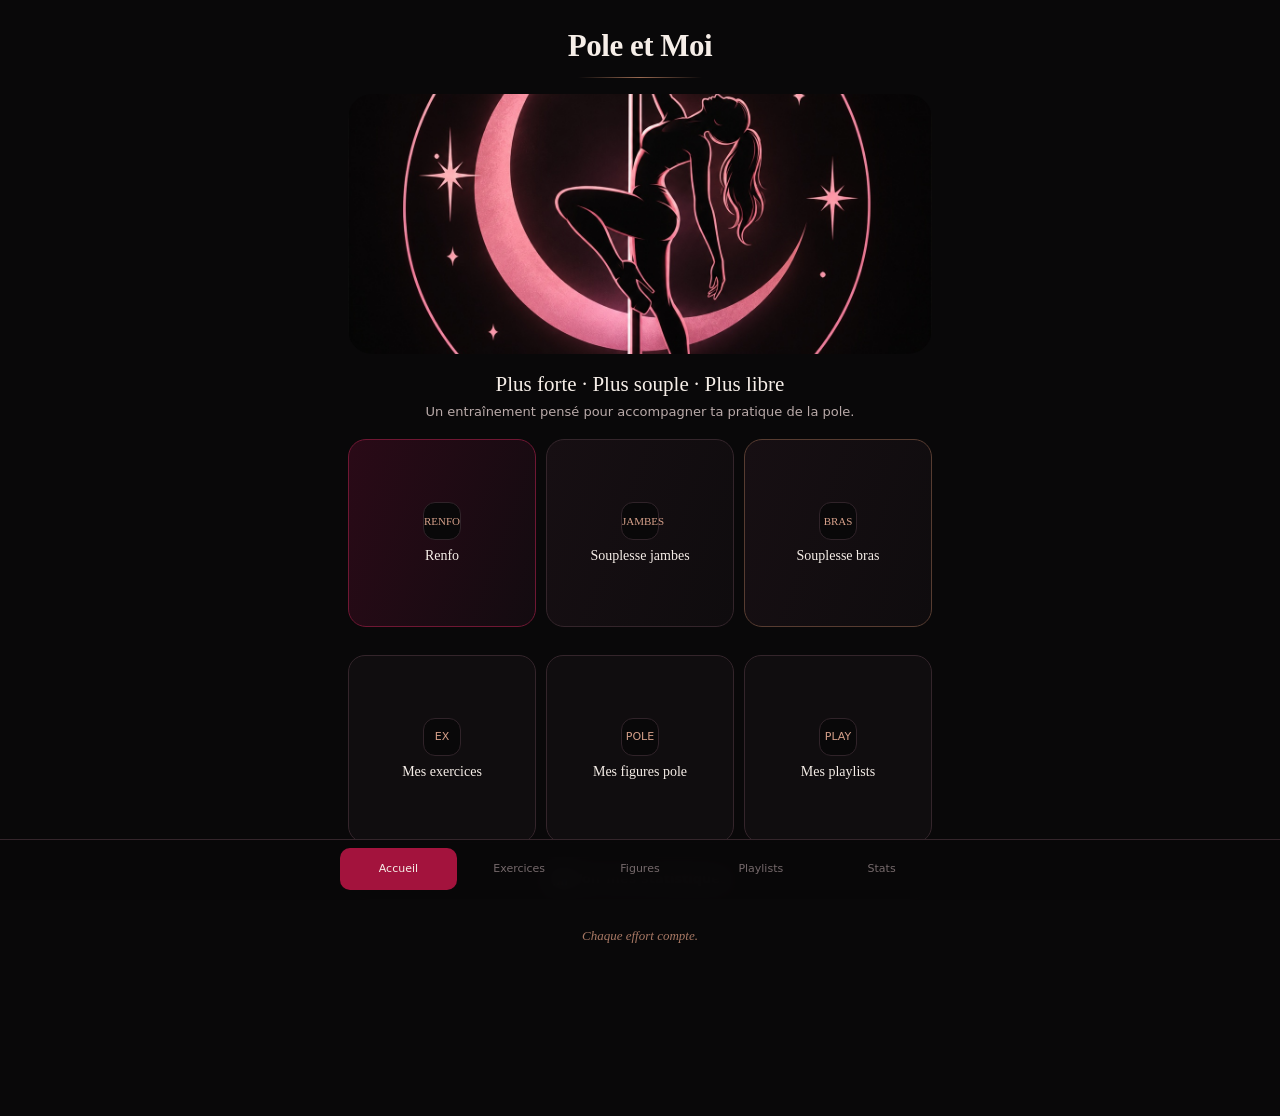
<file: pole-bend-witchy/index.html>
<!doctype html>
<html lang="fr">

<head>
  <meta charset="utf-8">

  <meta
    name="viewport"
    content="width=device-width,initial-scale=1,viewport-fit=cover">

  <meta name="theme-color" content="#090809">

  <link rel="icon" href="assets/accueil.jpg">
  <link rel="apple-touch-icon" href="assets/accueil.jpg">
  <link rel="manifest" href="manifest.json">

  <title>Pole et Moi</title>

  <style>

    :root{
      --black:#090809;
      --black2:#100c0f;
      --panel:#151114;
      --panel2:#1b1418;

      --cream:#f6eee8;
      --muted:#b9aaa9;

      --carmin:#a3133d;
      --carmin2:#cf315d;

      --brown:#704735;
      --brown2:#9b6b52;

      --line:#34252b;
    }


    *{
      box-sizing:border-box;
    }


    html,
    body{
      margin:0;
      min-height:100%;
      background:var(--black);
      color:var(--cream);

      font-family:
        Inter,
        system-ui,
        -apple-system,
        BlinkMacSystemFont,
        "Segoe UI",
        sans-serif;
    }


    body{
      min-height:100vh;
    }


    button{
      font:inherit;
      color:inherit;
    }


    button:focus-visible{
      outline:2px solid var(--carmin2);
      outline-offset:3px;
    }


    .app{
      max-width:620px;
      margin:auto;
      min-height:100vh;

      padding:
        0
        18px
        90px;
    }


    /* =========================
       EN-TÊTE
    ========================= */

    .top{
      padding:28px 4px 12px;
      text-align:center;
    }


    .brand{
      font-family:
        Georgia,
        "Times New Roman",
        serif;

      font-size:31px;
      font-weight:700;
      letter-spacing:-.5px;
    }


    .kicker{
      font-size:11px;
      letter-spacing:3px;
      text-transform:uppercase;

      color:#cbbab2;

      margin-top:5px;
    }


    .divider{
      display:flex;
      align-items:center;
      justify-content:center;

      margin:13px 0 4px;
    }


    .divider:before,
    .divider:after{
      content:"";

      height:1px;

      background:
        linear-gradient(
          90deg,
          transparent,
          var(--brown2)
        );

      width:62px;
    }


    .divider:after{
      transform:scaleX(-1);
    }


    /* =========================
       PHOTO ACCUEIL
    ========================= */

    .hero{
      min-height:260px;

      display:flex;
      align-items:center;
      justify-content:center;

      position:relative;
      overflow:hidden;

      border-radius:24px;

      background:
        radial-gradient(
          circle at center,
          #2c0a18 0,
          #16070e 58%,
          #090809 76%
        );
    }


    .hero img{
      position:relative;

      width:100%;
      height:260px;

      object-fit:cover;

      display:block;

      border-radius:24px;
    }


    .heroFallback{
      width:100%;
      height:260px;

      display:flex;
      align-items:center;
      justify-content:center;

      text-align:center;

      color:#8f7d80;
      font-size:13px;

      border:1px dashed #3c2930;
      border-radius:24px;
    }


    .heroCopy{
      text-align:center;
      margin-top:18px;
    }


    .heroCopy h2{
      font-family:Georgia,serif;

      font-size:21px;
      font-weight:500;

      margin:0;
    }


    .heroCopy p{
      color:var(--muted);

      font-size:13px;

      margin:
        7px
        0
        20px;
    }


    /* =========================
       CARTES PROGRAMMES
    ========================= */

    .menu{
      display:grid;
      grid-template-columns:repeat(3,1fr);
      gap:10px;
    }


    .menuCard{
      display:flex;
      flex-direction:column;
      align-items:center;
      justify-content:center;

      gap:8px;

      aspect-ratio:1;

      padding:10px;

      border:
        1px solid
        var(--line);

      border-radius:18px;

      background:
        linear-gradient(
          110deg,
          #170f13,
          #0f0c0e
        );

      cursor:pointer;

      text-align:center;

      transition:.18s;

      width:100%;
    }


    .menuCard:hover{
      transform:translateY(-1px);

      border-color:#603240;
    }


    .menuCard.primary{
      border-color:#6f1733;

      background:
        linear-gradient(
          110deg,
          #2a0a17,
          #130b10
        );
    }


    .menuCard.brown{
      border-color:#573c31;
    }


    .menuIcon{
      width:38px;
      height:38px;

      border-radius:12px;

      background:#090809;

      display:grid;
      place-items:center;

      border:
        1px solid
        #302329;

      color:#d6a08a;

      font-family:Georgia,serif;

      font-size:11px;

      text-align:center;
    }


    .menuTitle{
      font-family:Georgia,serif;

      font-size:14px;

      line-height:1.2;
    }


    .menuCard .menuMeta,
    .quickCard .menuMeta{
      display:none;
    }


    .chev{
      display:none;
    }


    /* =========================
       AUTRES PAGES
    ========================= */

    .quickMenu{
      display:grid;
      grid-template-columns:repeat(3,1fr);
      gap:10px;

      margin-top:28px;
    }


    .statsLink{
      display:flex;
      align-items:center;
      justify-content:center;
      gap:8px;

      width:100%;

      margin-top:14px;

      padding:13px;

      border:1px solid var(--line);
      border-radius:999px;

      background:#100d0f;
      color:inherit;

      font-size:13px;
      font-weight:700;

      cursor:pointer;

      transition:.18s;
    }


    .statsLink:hover{
      border-color:#603240;
    }


    .quickCard{
      display:flex;
      flex-direction:column;
      align-items:center;
      justify-content:center;

      gap:8px;

      aspect-ratio:1;

      width:100%;

      padding:10px;

      border:
        1px solid
        var(--line);

      border-radius:17px;

      background:#100d0f;

      cursor:pointer;

      text-align:center;

      transition:.18s;
    }


    .quickCard:hover{
      border-color:#603240;

      transform:translateY(-1px);
    }


    .quickIcon{
      width:38px;
      height:38px;

      border-radius:12px;

      display:grid;
      place-items:center;

      background:#090809;

      border:
        1px solid
        #302329;

      color:#d6a08a;

      font-size:11px;
    }


    /* =========================
       PETITE PHRASE
    ========================= */

    .quote{
      text-align:center;

      color:#a87864;

      font-family:Georgia,serif;

      font-style:italic;

      font-size:13px;

      margin:
        28px
        0
        4px;
    }


    /* =========================
       NAVIGATION BAS
    ========================= */

    .bottom{
      position:fixed;

      bottom:0;
      left:0;
      right:0;

      background:
        rgba(
          9,
          8,
          9,
          .94
        );

      border-top:
        1px solid
        var(--line);

      backdrop-filter:blur(12px);

      z-index:100;
    }


    .bottomIn{
      max-width:620px;

      margin:auto;

      display:flex;

      justify-content:space-around;

      padding:
        9px
        10px
        10px;
    }


    .navBtn{
      border:0;

      background:none;

      color:#75696b;

      font-size:11px;

      display:grid;

      gap:3px;

      justify-items:center;

      cursor:pointer;

      padding:
        3px
        8px;
    }


    .navBtn.active{
      color:#e33665;
    }


    /* =========================
       MOBILE
    ========================= */

    @media(max-width:480px){

      .app{
        padding-left:14px;
        padding-right:14px;
      }


      .brand{
        font-size:28px;
      }


      .hero{
        min-height:230px;
      }


      .hero img,
      .heroFallback{
        height:230px;
      }


      .menuCard{
        padding:8px;
        gap:6px;
      }


      .menuIcon,
      .quickIcon{
        width:32px;
        height:32px;
      }


      .menuTitle{
        font-size:12.5px;
      }

    }

  </style>

</head>


<body>


<div class="app">


  <!-- =========================
       ACCUEIL
  ========================= -->

  <div class="top">

    <div class="brand">
      Pole et Moi
    </div>

    <div class="divider"></div>

  </div>


  <!-- PHOTO ACCUEIL -->

  <div class="hero" id="homeHero">

    <img
      src="assets/accueil.jpg"
      alt="Photo d'accueil"
      onerror="this.style.display='none';document.getElementById('heroFallback').style.display='flex';">

    <div
      id="heroFallback"
      class="heroFallback"
      style="display:none;">

      Photo d'accueil à ajouter

    </div>

  </div>


  <div class="heroCopy">

    <h2>
      Plus forte · Plus souple · Plus libre
    </h2>

    <p>
      Un entraînement pensé pour accompagner ta pratique de la pole.
    </p>

  </div>


  <!-- =========================
       PROGRAMMES
  ========================= -->

  <div class="menu">


    <button
      type="button"
      class="menuCard primary"
      onclick="location.href='programme.html?program=renfo'">

      <div class="menuIcon">
        RENFO
      </div>

      <div>

        <div class="menuTitle">
          Renfo
        </div>

        <div class="menuMeta">
          45 min · force, grip & gainage
        </div>

      </div>

      <div class="chev">
        ›
      </div>

    </button>


    <button
      type="button"
      class="menuCard"
      onclick="location.href='programme.html?program=jambes'">

      <div class="menuIcon">
        JAMBES
      </div>

      <div>

        <div class="menuTitle">
          Souplesse jambes
        </div>

        <div class="menuMeta">
          20 min · objectif V / needle
        </div>

      </div>

      <div class="chev">
        ›
      </div>

    </button>


    <button
      type="button"
      class="menuCard brown"
      onclick="location.href='programme.html?program=bras'">

      <div class="menuIcon">
        BRAS
      </div>

      <div>

        <div class="menuTitle">
          Souplesse bras
        </div>

        <div class="menuMeta">
          20 min · objectif ballerina
        </div>

      </div>

      <div class="chev">
        ›
      </div>

    </button>


  </div>


  <!-- =========================
       AUTRES PAGES
  ========================= -->

  <div class="quickMenu">


    <button
      type="button"
      class="quickCard"
      onclick="location.href='gestion.html'">

      <div class="quickIcon">
        EX
      </div>

      <div>

        <div class="menuTitle">
          Mes exercices
        </div>

        <div class="menuMeta">
          Ajouter, modifier ou masquer des exercices
        </div>

      </div>

      <div class="chev">
        ›
      </div>

    </button>


    <button
      type="button"
      class="quickCard"
      onclick="location.href='figures.html'">

      <div class="quickIcon">
        POLE
      </div>

      <div>

        <div class="menuTitle">
          Mes figures pole
        </div>

        <div class="menuMeta">
          Galerie, favoris et figures maîtrisées
        </div>

      </div>

      <div class="chev">
        ›
      </div>

    </button>


    <button
      type="button"
      class="quickCard"
      onclick="location.href='pole-playlists/playlists.html'">

      <div class="quickIcon">
        PLAY
      </div>

      <div>

        <div class="menuTitle">
          Mes playlists
        </div>

        <div class="menuMeta">
          Créer mes séances personnalisées
        </div>

      </div>

      <div class="chev">
        ›
      </div>

    </button>


  </div>


  <button
    type="button"
    class="statsLink"
    onclick="location.href='stats.html'">

    📊 Voir mes statistiques

  </button>


  <div class="quote">
    Chaque effort compte.
  </div>


</div>


<script src="js/navigation.js"></script>
</body>

</html>
</file>
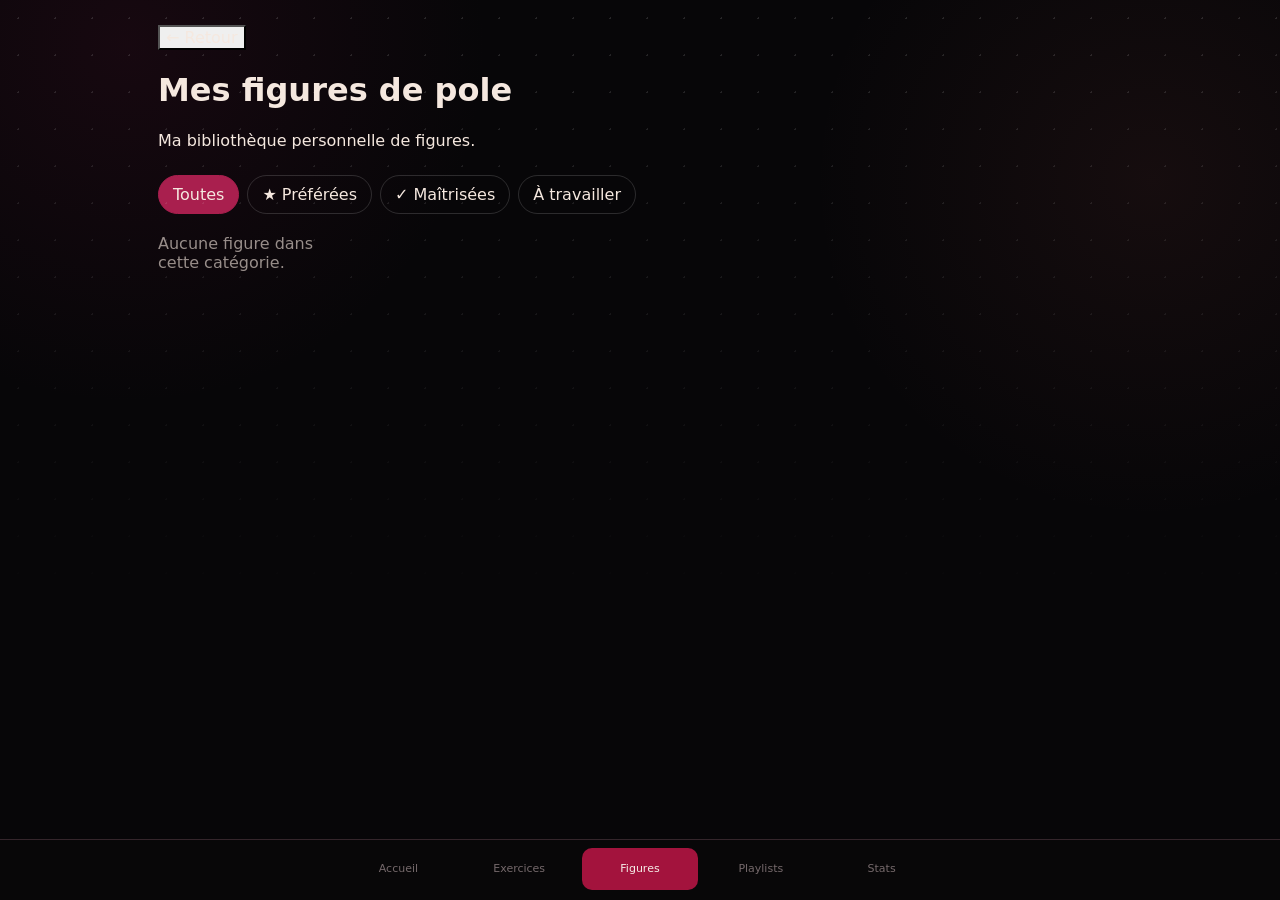
<file: pole-bend-witchy/figures.html>
<!DOCTYPE html>
<html lang="fr">
<head>

  <meta charset="UTF-8">

  <meta
    name="viewport"
    content="width=device-width, initial-scale=1.0">

  <link rel="icon" href="assets/accueil.jpg">
  <link rel="apple-touch-icon" href="assets/accueil.jpg">
  <link rel="manifest" href="manifest.json">

  <title>Mes figures — Pole et Moi</title>

  <link rel="stylesheet" href="css/style.css">

  <style>

    body {
      min-height: 100vh;
    }

    .figures-page {
      max-width: 1000px;
      margin: auto;
      padding: 25px 18px 80px;
    }

    .figures-header {
      margin-bottom: 25px;
    }

    .figure-filters {
      display: flex;
      gap: 8px;
      flex-wrap: wrap;
      margin-bottom: 20px;
    }

    .figure-filter {
      padding: 9px 14px;
      border-radius: 999px;
      border: 1px solid rgba(255,255,255,.15);
      background: transparent;
      color: inherit;
      cursor: pointer;
    }

    .figure-filter.active {
      background: #a91f4e;
      border-color: #a91f4e;
    }

    .figure-grid {
      display: grid;
      grid-template-columns:
        repeat(auto-fill, minmax(180px, 1fr));

      gap: 14px;
    }

    .figure-card {
      position: relative;
      overflow: hidden;
      border-radius: 18px;
      border: 1px solid rgba(210,65,110,.25);
      background: #120c10;
    }

    .figure-card img {
      width: 100%;
      aspect-ratio: 4 / 5;
      object-fit: cover;
      display: block;
      background: #0c080a;
    }

    .figure-placeholder {
      width: 100%;
      aspect-ratio: 4 / 5;
      display: grid;
      place-items: center;
      text-align: center;
      opacity: .45;
    }

    .figure-info {
      padding: 12px;
    }

    .figure-name {
      font-weight: 700;
      margin-bottom: 4px;
    }

    .figure-level {
      opacity: .7;
      font-size: .9rem;
    }

    .figure-status {
      margin-top: 7px;
      font-size: .85rem;
    }

    .favorite {
      position: absolute;
      top: 9px;
      right: 9px;
      width: 34px;
      height: 34px;
      border-radius: 50%;
      border: 0;
      background: rgba(0,0,0,.7);
      color: #f0c56a;
      font-size: 20px;
      cursor: pointer;
    }

  </style>

</head>


<body>

<div class="figures-page">

  <div class="figures-header">

    <button
      onclick="location.href='index.html'">

      ← Retour

    </button>

    <h1>Mes figures de pole</h1>

    <p>
      Ma bibliothèque personnelle de figures.
    </p>

  </div>


  <div class="figure-filters">

    <button
      class="figure-filter active"
      onclick="setFilter('all', this)">

      Toutes

    </button>

    <button
      class="figure-filter"
      onclick="setFilter('favorites', this)">

      ★ Préférées

    </button>

    <button
      class="figure-filter"
      onclick="setFilter('mastered', this)">

      ✓ Maîtrisées

    </button>

    <button
      class="figure-filter"
      onclick="setFilter('todo', this)">

      À travailler

    </button>

  </div>


  <div
    id="figureGrid"
    class="figure-grid">
  </div>

</div>


<script>

const FIGURES_KEY = "pole_figures";

let currentFilter = "all";


function getFigures() {

  try {

    return JSON.parse(
      localStorage.getItem(FIGURES_KEY)
    ) || [];

  } catch {

    return [];

  }

}


function setFilter(filter, button) {

  currentFilter = filter;


  document
    .querySelectorAll(".figure-filter")
    .forEach(
      b => b.classList.remove("active")
    );


  button.classList.add("active");


  renderGallery();

}


function toggleFavorite(id) {

  const figures = getFigures();

  const figure =
    figures.find(f => f.id === id);

  if (!figure) return;

  figure.favorite =
    !figure.favorite;

  localStorage.setItem(
    FIGURES_KEY,
    JSON.stringify(figures)
  );

  renderGallery();

}


function renderGallery() {

  const grid =
    document.getElementById("figureGrid");


  let figures = getFigures();


  if (currentFilter === "favorites") {

    figures =
      figures.filter(f => f.favorite);

  }


  if (currentFilter === "mastered") {

    figures =
      figures.filter(f => f.mastered);

  }


  if (currentFilter === "todo") {

    figures =
      figures.filter(f => !f.mastered);

  }


  if (!figures.length) {

    grid.innerHTML = `
      <div style="opacity:.6">
        Aucune figure dans cette catégorie.
      </div>
    `;

    return;

  }


  grid.innerHTML =
    figures.map(figure => `

      <article class="figure-card">

        <button
          class="favorite"
          onclick="toggleFavorite('${figure.id}')">

          ${figure.favorite ? "★" : "☆"}

        </button>


        ${
          figure.image

          ? `<img
               src="${figure.image}"
               alt="${figure.name}">`

          : `<div class="figure-placeholder">
               Photo à ajouter
             </div>`
        }


        <div class="figure-info">

          <div class="figure-name">
            ${escapeHTML(figure.name)}
          </div>

          <div class="figure-level">
            ${escapeHTML(figure.level)}
          </div>

          <div class="figure-status">

            ${
              figure.mastered
              ? "✓ Maîtrisée"
              : "○ À travailler"
            }

          </div>

        </div>

      </article>

    `).join("");

}


function escapeHTML(value) {

  return String(value || "")
    .replaceAll("&", "&amp;")
    .replaceAll("<", "&lt;")
    .replaceAll(">", "&gt;")
    .replaceAll('"', "&quot;")
    .replaceAll("'", "&#039;");

}


renderGallery();

</script>
<script src="js/navigation.js"></script>
</body>
</html>
</file>
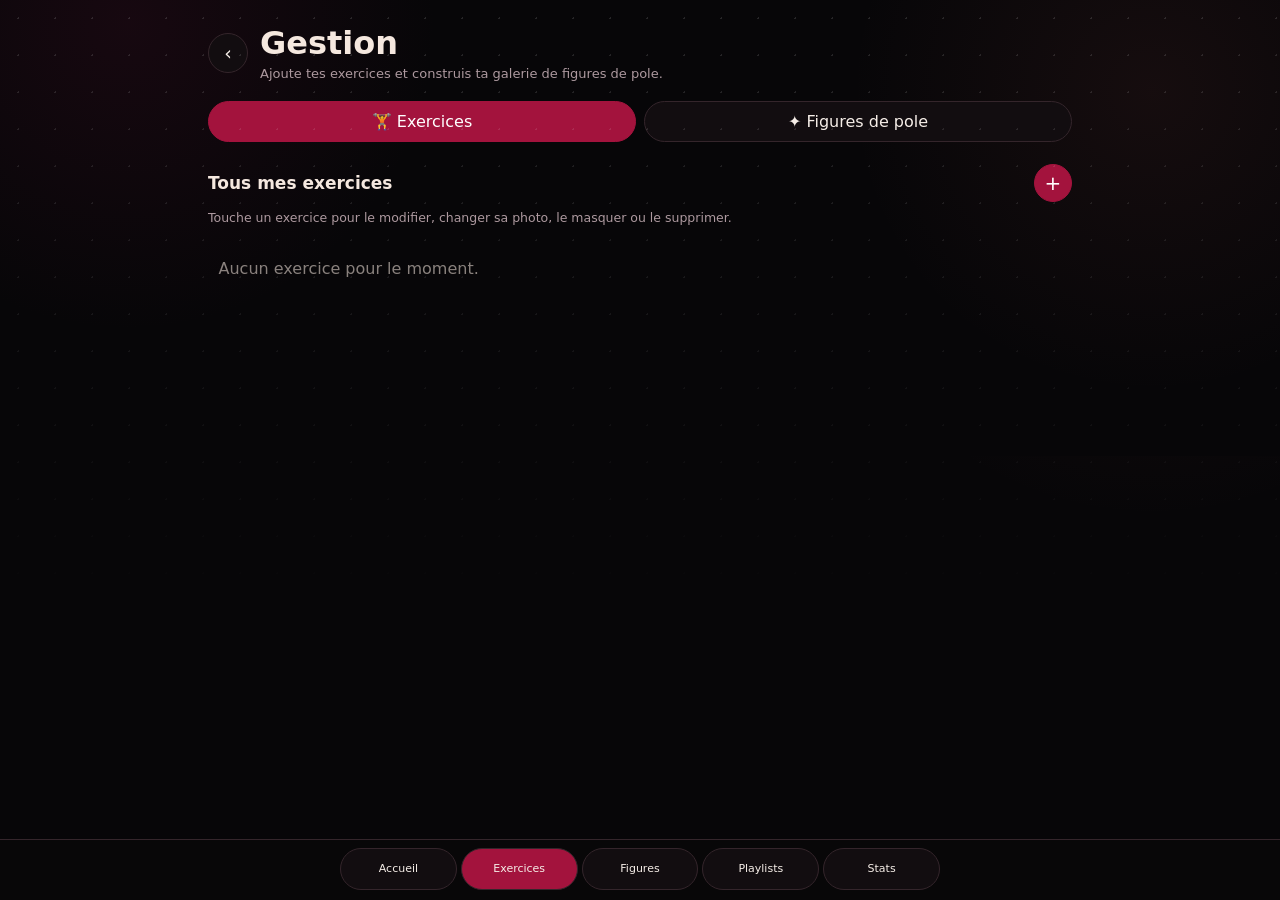
<file: pole-bend-witchy/gestion.html>
<!DOCTYPE html>
<html lang="fr">
<head>
  <meta charset="UTF-8">
  <meta name="viewport" content="width=device-width, initial-scale=1.0">
  <title>Gestion — Pole et Moi</title>

  <link rel="icon" href="assets/accueil.jpg">
  <link rel="apple-touch-icon" href="assets/accueil.jpg">
  <link rel="manifest" href="manifest.json">

  <link rel="stylesheet" href="css/style.css">

  <style>
    .manage-page {
      max-width: 900px;
      margin: auto;
      padding: 24px 18px 80px;
    }

    .manage-header {
      display: flex;
      align-items: center;
      gap: 12px;
      margin-bottom: 20px;
    }

    .manage-header .headTexts h1 {
      margin: 0 0 4px;
    }

    .manage-header .headTexts p {
      margin: 0;
      color: var(--muted, #ad999f);
      font-size: 13px;
    }

    .manage-tabs {
      display: flex;
      gap: 8px;
      margin-bottom: 22px;
    }

    .manage-tabs button {
      flex: 1;
    }

    .manage-section {
      display: none;
    }

    .manage-section.active {
      display: block;
    }

    .section-head {
      display: flex;
      align-items: center;
      justify-content: space-between;
      margin-bottom: 14px;
    }

    .section-head h2 {
      margin: 0;
      font-size: 17px;
    }

    .manage-card {
      padding: 20px;
      margin-bottom: 18px;
      border-radius: 20px;
      border: 1px solid rgba(210, 65, 110, .3);
      background: rgba(20, 12, 17, .9);
    }

    .manage-card h2 {
      margin-top: 0;
    }

    .field {
      margin-bottom: 16px;
    }

    .field label {
      display: block;
      margin-bottom: 7px;
      font-weight: 600;
    }

    .field input,
    .field textarea,
    .field select {
      width: 100%;
      box-sizing: border-box;
      padding: 12px;
      border-radius: 12px;
      border: 1px solid rgba(255,255,255,.15);
      background: #100b0e;
      color: #fff;
      font: inherit;
    }

    .field textarea {
      min-height: 90px;
      resize: vertical;
    }

    .photo-preview {
      width: 140px;
      height: 140px;
      object-fit: cover;
      border-radius: 16px;
      border: 1px dashed rgba(255,255,255,.25);
      display: block;
      margin-top: 10px;
      background: #0d090b;
    }

    .item-list {
      display: grid;
      gap: 10px;
    }

    .manage-item {
      display: flex;
      align-items: center;
      gap: 12px;
      padding: 12px;
      border-radius: 14px;
      background: rgba(255,255,255,.035);
      border: 1px solid rgba(255,255,255,.08);
    }

    .manage-item img {
      width: 64px;
      height: 64px;
      object-fit: cover;
      border-radius: 10px;
      background: #0d090b;
    }

    .manage-item-info {
      flex: 1;
    }

    .manage-item-info strong {
      display: block;
      margin-bottom: 3px;
    }

    .manage-item-actions {
      display: flex;
      flex-wrap: wrap;
      gap: 6px;
    }

    /* Grille "image + nom" des exercices, cliquable */
    .exGrid {
      display: grid;
      grid-template-columns: repeat(3, 1fr);
      gap: 10px;
    }

    .exCard {
      display: flex;
      flex-direction: column;
      border: 1px solid #34252b;
      border-radius: 16px;
      background: #120d10;
      overflow: hidden;
      cursor: pointer;
      text-align: left;
      padding: 0;
    }

    .exCard img {
      width: 100%;
      aspect-ratio: 1;
      object-fit: cover;
      display: block;
      background: #0d090b;
    }

    .exCard .exCardName {
      padding: 8px 8px 10px;
      font-size: 12px;
      font-weight: 700;
      line-height: 1.2;
    }

    .exCard.isHidden {
      opacity: .4;
    }

    .exCard .exCardBadge {
      font-size: 9px;
      letter-spacing: .5px;
      text-transform: uppercase;
      color: #d6a08a;
      padding: 0 8px;
    }

    /* Boutons : mêmes codes que sur "Mes playlists" pour un rendu cohérent
       et lisible (fond sombre, texte clair) partout sur cette page */
    button {
      -webkit-appearance: none;
      appearance: none;
      font: inherit;
    }

    body button:not(.exCard) {
      border: 1px solid #34252b;
      background: #120d10;
      color: #f6eee8;
      border-radius: 999px;
      padding: 10px 14px;
      cursor: pointer;
    }

    body button.back {
      width: 40px;
      height: 40px;
      padding: 0 !important;
      border-radius: 50% !important;
      font-size: 19px;
      flex: 0 0 40px;
    }

    body button.round-add {
      width: 38px;
      height: 38px;
      padding: 0 !important;
      border-radius: 50% !important;
      font-size: 20px;
      line-height: 1;
      background: #a3133d !important;
      border-color: #a3133d !important;
      color: #fff !important;
    }

    .manage-tabs button.active {
      background: #a3133d;
      border-color: #a3133d;
      color: #fff;
    }

    body button.primary,
    body button[type="submit"] {
      width: 100%;
      background: linear-gradient(90deg,#a91442,#d52f63) !important;
      border-color: #a91442 !important;
      color: #fff !important;
      font-weight: 800;
      padding: 12px 14px;
    }

    body button.small-btn {
      padding: 8px 11px;
      border-radius: 10px;
      font-size: 12.5px;
    }

    .danger {
      border-color: rgba(220,60,90,.5) !important;
      color: #ff9aad !important;
      background: transparent !important;
    }

    .star {
      color: #f0c56a;
      font-size: 20px;
      cursor: pointer;
    }

    .empty {
      opacity: .55;
      padding: 20px 0;
      text-align: center;
    }

    /* Modal d'ajout / édition d'un exercice */
    .modal {
      position: fixed;
      inset: 0;
      background: rgba(0,0,0,.74);
      display: none;
      align-items: flex-end;
      justify-content: center;
      z-index: 20;
    }

    .modal.show {
      display: flex;
    }

    .sheet {
      width: min(620px, 100%);
      max-height: 92vh;
      overflow: auto;
      background: #0d090c;
      border: 1px solid #34252b;
      border-radius: 26px 26px 0 0;
      padding: 18px;
    }

    .sheetHead {
      display: flex;
      justify-content: space-between;
      align-items: center;
      gap: 12px;
      margin-bottom: 8px;
    }

    .sheetHead h2 {
      margin: 0;
      font-size: 18px;
    }

    .close {
      width: 36px;
      height: 36px;
      border-radius: 50%;
      border: 1px solid #34252b;
      background: #151014;
      font-size: 20px;
      cursor: pointer;
      flex: 0 0 36px;
      padding: 0;
    }

    .modal-actions {
      display: flex;
      flex-wrap: wrap;
      gap: 8px;
      margin-top: 6px;
    }

    .modal-actions button {
      flex: 1;
      min-width: 120px;
    }
  </style>
</head>

<body>

<div class="manage-page">

  <div class="manage-header">
    <button class="back" onclick="location.href='index.html'">‹</button>
    <div class="headTexts">
      <h1>Gestion</h1>
      <p>Ajoute tes exercices et construis ta galerie de figures de pole.</p>
    </div>
  </div>


  <div class="manage-tabs">
    <button id="tabExercises" class="active" onclick="showTab('exercises')">
      🏋️ Exercices
    </button>

    <button id="tabFigures" onclick="showTab('figures')">
      ✦ Figures de pole
    </button>
  </div>


  <!-- ========================= -->
  <!-- EXERCICES -->
  <!-- ========================= -->

  <section id="exercisesSection" class="manage-section active">

    <div class="section-head">
      <h2>Tous mes exercices</h2>
      <button class="round-add" onclick="openExerciseForm(null)">+</button>
    </div>

    <p style="color:#ad999f;font-size:12.5px;margin:-6px 0 14px">
      Touche un exercice pour le modifier, changer sa photo, le masquer ou le supprimer.
    </p>

    <div id="exercisesGrid" class="exGrid"></div>

  </section>


  <!-- ========================= -->
  <!-- FIGURES DE POLE -->
  <!-- ========================= -->

  <section id="figuresSection" class="manage-section">

    <div class="manage-card">

      <h2>Ajouter une figure</h2>

      <div class="field">
        <label>Nom de la figure</label>
        <input id="figureName"
          placeholder="Ex. Gemini">
      </div>

      <div class="field">
        <label>Niveau</label>

        <select id="figureLevel">
          <option value="Débutant">Débutant</option>
          <option value="Intermédiaire">Intermédiaire</option>
          <option value="Avancé">Avancé</option>
          <option value="Expert">Expert</option>
        </select>
      </div>

      <div class="field">
        <label>Photo</label>

        <input id="figurePhoto"
          type="file"
          accept="image/jpeg,image/png,image/webp">

        <img id="figurePreview"
             class="photo-preview"
             style="display:none">
      </div>

      <button class="primary" onclick="addFigure()">
        + Ajouter la figure
      </button>

    </div>


    <div class="manage-card">

      <h2>Ma galerie de figures</h2>

      <div id="figuresList" class="item-list"></div>

    </div>

  </section>

</div>


<!-- ========================= -->
<!-- MODAL EXERCICE (ajout / édition) -->
<!-- ========================= -->

<div id="exerciseModal" class="modal">
  <div class="sheet">

    <div class="sheetHead">
      <h2 id="exerciseModalTitle">Ajouter un exercice</h2>
      <button class="close" onclick="closeExerciseModal()">×</button>
    </div>

    <div class="field">
      <label>Nom de l'exercice</label>
      <input id="exerciseName" placeholder="Ex. Traction australienne">
    </div>

    <div class="field">
      <label>Description</label>
      <textarea id="exerciseDescription"
        placeholder="Courte description de l'exercice"></textarea>
    </div>

    <div class="field" id="exerciseMusclesField">
      <label>Muscles visés</label>
      <input id="exerciseMuscles"
        placeholder="Ex. Dos · biceps · épaules">
    </div>

    <div class="field" id="exerciseProgramField">
      <label>Programme</label>
      <select id="exerciseProgram">
        <option value="renfo">Renfo</option>
        <option value="jambes">Souplesse jambes</option>
        <option value="bras">Souplesse bras</option>
      </select>
    </div>

    <div class="field">
      <label>Photo</label>
      <input id="exercisePhoto"
        type="file"
        accept="image/jpeg,image/png,image/webp">

      <img id="exercisePreview"
           class="photo-preview"
           style="display:none">
    </div>

    <div class="modal-actions">
      <button class="primary" onclick="saveExerciseForm()">
        Enregistrer
      </button>
    </div>

    <div class="modal-actions" id="exerciseModalExtraActions"></div>

  </div>
</div>


<script src="data/programs.js"></script>
<script src="js/store.js"></script>
<script src="js/gestion.js"></script>
<script src="js/navigation.js"></script>
</body>
</html>
</file>
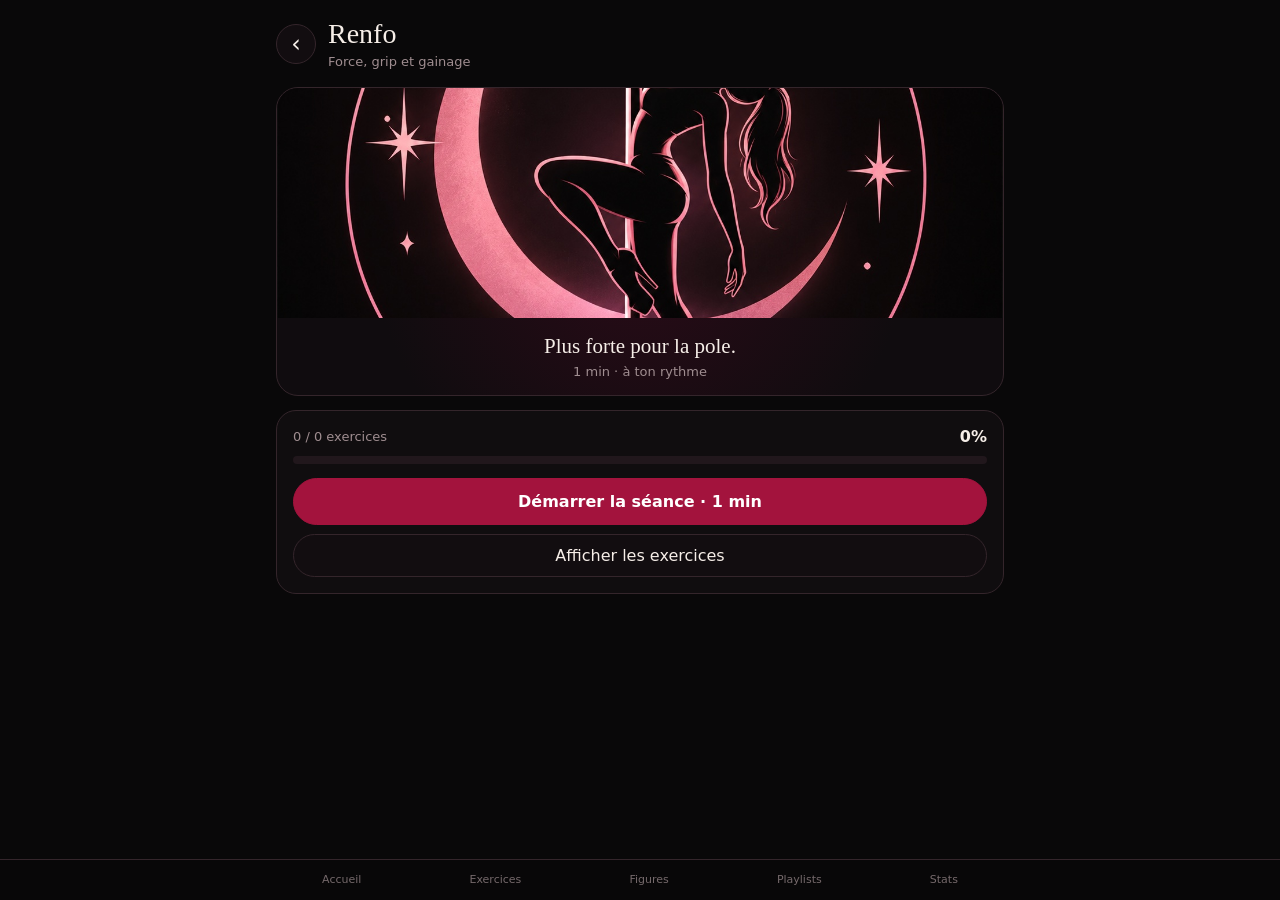
<file: pole-bend-witchy/programme.html>
<!doctype html>
<html lang="fr">
<head>
<meta charset="utf-8">
<meta name="viewport" content="width=device-width,initial-scale=1,viewport-fit=cover">
<meta name="theme-color" content="#090809">
<link rel="icon" href="assets/accueil.jpg">
<link rel="apple-touch-icon" href="assets/accueil.jpg">
<link rel="manifest" href="manifest.json">
<title>Séance — Pole et Moi</title>

<style>
:root{
  --black:#090809;
  --panel:#100d0f;
  --panel2:#151114;
  --cream:#f6eee8;
  --muted:#9f8d90;
  --line:#34252b;
  --carmin:#a3133d;
  --carmin2:#cf315d;
  --brown:#704735;
  --brown2:#9b6b52;
}

*{box-sizing:border-box}
html,body{margin:0;min-height:100%;background:var(--black);color:var(--cream)}
body{font-family:Inter,system-ui,-apple-system,BlinkMacSystemFont,"Segoe UI",sans-serif;padding-bottom:76px}
button{font:inherit;color:inherit}
button:focus-visible{outline:2px solid var(--carmin2);outline-offset:3px}

.page{max-width:760px;margin:auto;padding:18px 16px 30px}

.top{
  display:flex;
  align-items:center;
  gap:12px;
  margin-bottom:18px;
}

.back{
  width:40px;height:40px;
  border:1px solid var(--line);
  background:#120d10;
  border-radius:50%;
  cursor:pointer;
  font-size:24px;
  line-height:1;
}

.titleBlock{flex:1}
h1,h2,h3{font-family:Georgia,"Times New Roman",serif;font-weight:500}
h1{margin:0;font-size:28px}
.sub{color:var(--muted);font-size:13px;margin-top:4px}

.hero{
  border:1px solid var(--line);
  border-radius:22px;
  overflow:hidden;
  background:
    radial-gradient(circle at center,#2b0b18,#100c0f 68%);
  margin-bottom:14px;
}

.heroImg{
  width:100%;
  height:230px;
  display:block;
  object-fit:cover;
}

.heroText{
  padding:16px;
  text-align:center;
}

.heroText h2{margin:0 0 5px;font-size:21px}
.heroText p{margin:0;color:var(--muted);font-size:13px}

.card{
  border:1px solid var(--line);
  border-radius:20px;
  background:var(--panel);
  padding:16px;
  margin-bottom:14px;
}

.progressHead{
  display:flex;
  justify-content:space-between;
  gap:12px;
  align-items:center;
}

.progressLabel{font-size:13px;color:var(--muted)}
.progressPct{font-weight:800}

.bar{
  height:8px;
  background:#21171c;
  border-radius:99px;
  overflow:hidden;
  margin-top:10px;
}

.fill{
  height:100%;
  width:0;
  background:var(--carmin2);
  border-radius:99px;
  transition:width .2s;
}

.primary{
  width:100%;
  border:1px solid var(--carmin);
  background:var(--carmin);
  color:#fff;
  border-radius:999px;
  padding:13px 16px;
  font-weight:800;
  cursor:pointer;
  margin-top:14px;
}

.secondary{
  width:100%;
  border:1px solid var(--line);
  background:#120d10;
  border-radius:999px;
  padding:11px 16px;
  cursor:pointer;
  margin-top:9px;
}

.section{margin-top:18px}
.sectionTitle{
  font-family:Georgia,serif;
  font-size:17px;
  color:#d9c5bd;
  margin-bottom:9px;
}

.exercise{
  display:grid;
  grid-template-columns:52px 1fr 28px;
  gap:11px;
  align-items:center;
  padding:10px;
  border:1px solid #2a2024;
  border-radius:15px;
  background:#120e11;
  margin-bottom:7px;
  cursor:pointer;
}

.exercise:hover{border-color:#5b3040}

.thumb{
  width:52px;height:52px;
  border-radius:11px;
  overflow:hidden;
  background:#0b080a;
  display:grid;
  place-items:center;
}

.thumb img{width:100%;height:100%;object-fit:cover}

.name{font-size:13px;font-weight:800}
.meta{color:var(--muted);font-size:11px;margin-top:3px}

.check{
  width:19px;
  height:19px;
  accent-color:var(--carmin2);
}

.empty{
  text-align:center;
  color:var(--muted);
  padding:18px 0;
}

.hidden{display:none!important}

/* Modal exercice */
.modal{
  position:fixed;
  inset:0;
  background:rgba(9,8,9,.96);
  z-index:200;
  display:none;
  overflow:auto;
}

.modal.show{display:block}

.modalIn{
  max-width:650px;
  min-height:100%;
  margin:auto;
  padding:18px;
  display:flex;
  flex-direction:column;
}

.modalTop{
  display:flex;
  justify-content:space-between;
  align-items:center;
}

.close{
  border:1px solid var(--line);
  background:#120d10;
  border-radius:999px;
  padding:9px 14px;
  cursor:pointer;
}

.exerciseVisual{
  width:min(100%, 420px);
  aspect-ratio:1 / 1;
  height:auto;
  margin:18px auto;
  border-radius:22px;
  overflow:hidden;
  background:
    radial-gradient(circle,#2b0b18,#100c0f 68%);
  display:grid;
  place-items:center;
}

.exerciseVisual img{
  width:100%;
  height:100%;
  object-fit:cover;
  object-position:center bottom;
  display:block;
}

.modalSection{
  color:var(--muted);
  font-size:12px;
  text-align:center;
}

.modalTitle{
  font:500 28px Georgia,serif;
  text-align:center;
  margin:7px 0;
}

.modalDescription{
  color:#c8b9ba;
  text-align:center;
  line-height:1.55;
  font-size:14px;
}

.timer{
  text-align:center;
  font-size:56px;
  font-weight:900;
  margin:20px 0 8px;
}

.modalActions{
  display:flex;
  gap:8px;
}

.modalActions button{flex:1}

.bottom{
  position:fixed;
  left:0;right:0;bottom:0;
  z-index:100;
  background:rgba(9,8,9,.95);
  border-top:1px solid var(--line);
  backdrop-filter:blur(12px);
}

.bottomIn{
  max-width:760px;
  margin:auto;
  display:flex;
  justify-content:space-around;
  padding:8px 8px 9px;
}

.navBtn{
  border:0;
  background:none;
  color:#75696b;
  font-size:11px;
  cursor:pointer;
  padding:5px 8px;
}

.navBtn.active{color:#e33665}

@media(max-width:480px){
  .page{padding-left:13px;padding-right:13px}
  .heroImg{height:210px}
  .exerciseVisual{
    width:100%;
    max-width:420px;
    aspect-ratio:1 / 1;
  }
  .modalTitle{font-size:24px}
}
</style>
</head>

<body>

<div class="page">

  <div class="top">
    <button class="back" type="button" onclick="goHome()">‹</button>

    <div class="titleBlock">
      <h1 id="programTitle">Programme</h1>
      <div class="sub" id="programSub"></div>
    </div>
  </div>

  <div class="hero">
    <img
      id="heroImage"
      class="heroImg"
      src="assets/accueil.jpg"
      alt="Pole et Moi"
      onerror="this.style.display='none'">

    <div class="heroText">
      <h2 id="heroTitle"></h2>
      <p id="heroMeta"></p>
    </div>
  </div>

  <div class="card">

    <div class="progressHead">
      <div class="progressLabel" id="progressLabel">0 / 0 exercices</div>
      <div class="progressPct" id="progressPct">0%</div>
    </div>

    <div class="bar">
      <div id="progressFill" class="fill"></div>
    </div>

    <button id="startButton" class="primary" type="button" onclick="startSession()">
      Démarrer la séance
    </button>

    <button
      id="toggleButton"
      class="secondary"
      type="button"
      onclick="toggleExercises()">
      Afficher les exercices
    </button>

  </div>

  <div id="exerciseList" class="card hidden"></div>

</div>


<!-- Séance -->
<div id="modal" class="modal">

  <div class="modalIn">

    <div class="modalTop">
      <button
        class="close"
        type="button"
        onclick="closeModal()">
        Quitter
      </button>

      <span
        id="sessionCount"
        class="sub">
      </span>
    </div>

    <div id="exerciseVisual" class="exerciseVisual"></div>

    <div id="modalSection" class="modalSection"></div>

    <h2 id="modalTitle" class="modalTitle"></h2>

    <div
      id="modalDescription"
      class="modalDescription">
    </div>

    <div id="timer" class="timer">00:00</div>

    <div id="durationPrompt" class="durationPrompt hidden">

      <p style="margin:0 0 10px;color:#b9aaa9;font-size:13px;text-align:center">
        Combien de temps pour cet exercice ?
      </p>

      <input
        id="durationInput"
        type="number"
        min="1"
        placeholder="Durée en secondes"
        style="width:100%;box-sizing:border-box;padding:12px;border-radius:12px;border:1px solid #34252b;background:#100b0e;color:#fff;font:inherit;text-align:center;margin-bottom:10px">

      <button
        class="primary"
        type="button"
        style="width:100%"
        onclick="confirmDuration()">
        C'est parti
      </button>

    </div>

    <div id="modalActions" class="modalActions">

      <button
        class="secondary"
        type="button"
        onclick="previousExercise()">
        Précédent
      </button>

      <button
        id="timerButton"
        class="primary"
        type="button"
        onclick="handleMainButton()">
        Démarrer
      </button>

      <button
        class="secondary"
        type="button"
        onclick="nextExercise()">
        Suivant
      </button>

    </div>

  </div>

</div>


<!-- Navigation permanente -->
<div class="bottom">

  <div class="bottomIn">

    <button
      class="navBtn"
      type="button"
      onclick="goHome()">
      Accueil
    </button>

    <button
      class="navBtn"
      type="button"
      onclick="location.href='gestion.html'">
      Exercices
    </button>

    <button
      class="navBtn"
      type="button"
      onclick="location.href='figures.html'">
      Figures
    </button>

    <button
      class="navBtn"
      type="button"
      onclick="location.href='pole-playlists/playlists.html'">
      Playlists
    </button>

    <button
      class="navBtn"
      type="button"
      onclick="location.href='stats.html'">
      Stats
    </button>

  </div>

</div>


<script src="data/programs.js"></script>
<script src="js/store.js"></script>

<script>
let activeProgram = "renfo";
let exercises = [];
let listVisible = false;

let sessionIndex = 0;
let sessionExercises = [];

let timer = null;
let remaining = 0;
let total = 0;

let audioCtx = null;
let transitionTimer = null;
let inTransition = false;
let transitionNextIndex = null;


function beep(freq = 880, duration = 0.12) {

  try {

    if (!audioCtx) {
      audioCtx =
        new (window.AudioContext || window.webkitAudioContext)();
    }

    if (audioCtx.state === "suspended") {
      audioCtx.resume();
    }

    const osc = audioCtx.createOscillator();
    const gain = audioCtx.createGain();

    osc.type = "sine";
    osc.frequency.value = freq;

    gain.gain.setValueAtTime(0.0001, audioCtx.currentTime);
    gain.gain.exponentialRampToValueAtTime(0.35, audioCtx.currentTime + 0.01);
    gain.gain.exponentialRampToValueAtTime(0.0001, audioCtx.currentTime + duration);

    osc.connect(gain);
    gain.connect(audioCtx.destination);

    osc.start();
    osc.stop(audioCtx.currentTime + duration);

  } catch (e) {
    // audio non disponible, on ignore silencieusement
  }

}


function getProgram(){
  return programs.find(
    p => p.id === activeProgram
  );
}


function getExercises(){
  const program = getProgram();

  if (!program) return [];

  return getVisibleExercises(activeProgram);
}


function parseDuration(value){

  const text =
    String(value || "")
      .toLowerCase()
      .trim();

  const min =
    text.match(
      /(\d+(?:[.,]\d+)?)\s*(?:min|minute|minutes)/
    );

  if(min){
    return Math.round(
      parseFloat(
        min[1].replace(",", ".")
      ) * 60
    );
  }

  const sec =
    text.match(
      /(\d+)\s*(?:s|sec|seconde|secondes)/
    );

  if(sec){
    return Number(sec[1]);
  }

  const clock =
    text.match(
      /^(\d+):(\d{1,2})$/
    );

  if(clock){
    return (
      Number(clock[1]) * 60 +
      Number(clock[2])
    );
  }

  return 60;
}


function doneKey(){
  return "pole2_" + activeProgram;
}


function getDone(){

  try{
    return JSON.parse(
      localStorage.getItem(doneKey())
    ) || [];
  }catch{
    return [];
  }

}


function saveDone(value){

  localStorage.setItem(
    doneKey(),
    JSON.stringify(value)
  );

}


function imgSrc(exercise){
  return exercise && exercise.image ? exercise.image : "";
}


function escapeHTML(value){

  return String(value || "")
    .replaceAll("&","&amp;")
    .replaceAll("<","&lt;")
    .replaceAll(">","&gt;")
    .replaceAll('"',"&quot;")
    .replaceAll("'","&#039;");

}


function loadProgram(){

  const params =
    new URLSearchParams(
      location.search
    );

  const requested =
    params.get("program");

  if(
    requested === "renfo" ||
    requested === "jambes" ||
    requested === "bras"
  ){
    activeProgram = requested;
  }else{
    activeProgram = "renfo";
  }

  exercises =
    getExercises();

  renderProgram();

}


function renderProgram(){

  const program =
    getProgram();

  const done =
    getDone();

  if(!program) return;

  const totalSeconds =
    exercises.reduce(
      (sum, e) => sum + (Number(e.seconds) || 0),
      0
    );

  const minutes =
    Math.max(1, Math.round(totalSeconds / 60));

  const title =
    program.name
      .split(" (")[0];

  document.getElementById(
    "programTitle"
  ).textContent = title;

  document.getElementById(
    "programSub"
  ).textContent =
    activeProgram === "renfo"
      ? "Force, grip et gainage"
      : activeProgram === "jambes"
        ? "Objectif jambes"
        : "Objectif bras et épaules";

  document.getElementById(
    "heroTitle"
  ).textContent =
    activeProgram === "renfo"
      ? "Plus forte pour la pole."
      : activeProgram === "jambes"
        ? "Des jambes plus souples, plus de liberté."
        : "Des épaules plus libres pour la ballerina.";

  document.getElementById(
    "heroMeta"
  ).textContent =
    minutes + " min · à ton rythme";

  document.getElementById(
    "progressLabel"
  ).textContent =
    done.length +
    " / " +
    exercises.length +
    " exercices";

  const percent =
    exercises.length
      ? Math.round(
          done.length /
          exercises.length *
          100
        )
      : 0;

  document.getElementById(
    "progressPct"
  ).textContent =
    percent + "%";

  document.getElementById(
    "progressFill"
  ).style.width =
    percent + "%";

  document.getElementById(
    "startButton"
  ).textContent =
    "Démarrer la séance · " +
    minutes +
    " min";

  document.getElementById(
    "toggleButton"
  ).textContent =
    listVisible
      ? "Masquer les exercices"
      : "Afficher les exercices";

  renderExerciseList();

}


function renderExerciseList(){

  const list =
    document.getElementById(
      "exerciseList"
    );

  list.classList.toggle(
    "hidden",
    !listVisible
  );

  if(!listVisible){
    return;
  }

  if(!exercises.length){

    list.innerHTML =
      '<div class="empty">Aucun exercice dans ce programme pour l\'instant. ' +
      '<a href="gestion.html" style="color:inherit;text-decoration:underline">Ajoutes-en un</a>.</div>';

    return;
  }

  let html = "";
  let currentSection = null;

  exercises.forEach(
    (exercise, index) => {

      if (exercise.section !== currentSection) {
        if (currentSection !== null) html += "</div>";
        currentSection = exercise.section;
        html +=
          '<div class="section">' +
          '<div class="sectionTitle">' +
          escapeHTML(currentSection) +
          '</div>';
      }

      const done =
        getDone().includes(index);

      html += `

            <div
              class="exercise"
              onclick="openExercise(${index})">

              <div class="thumb">

                <img
                  src="${imgSrc(exercise)}"
                  alt=""
                  onerror="this.style.display='none'">

              </div>

              <div>

                <div class="name">
                  ${escapeHTML(exercise.name)}
                </div>

                <div class="meta">
                  ${escapeHTML(exercise.duration)}
                </div>

              </div>

              <input
                class="check"
                type="checkbox"
                ${done ? "checked" : ""}
                onclick="event.stopPropagation()"
                onchange="toggleDone(${index}, this.checked)">

            </div>
          `;
    }
  );

  if (currentSection !== null) html += "</div>";

  list.innerHTML = html;

}


function toggleExercises(){

  listVisible =
    !listVisible;

  renderProgram();

}


function toggleDone(index, checked){

  let done =
    getDone();

  if(
    checked &&
    !done.includes(index)
  ){
    done.push(index);
  }

  if(!checked){
    done =
      done.filter(
        x => x !== index
      );
  }

  saveDone(done);

  renderProgram();

}


function startSession(){

  if(!exercises.length){
    alert(
      "Ajoute d'abord au moins un exercice à ce programme, depuis la page Exercices."
    );
    location.href = "gestion.html";
    return;
  }

  sessionExercises =
    exercises.map(
      (_, index) => index
    );

  sessionIndex = 0;

  openSessionExercise();

}


function openExercise(index){

  sessionExercises =
    exercises.map(
      (_, i) => i
    );

  sessionIndex =
    sessionExercises.indexOf(index);

  openSessionExercise();

}


function openSessionExercise(){

  if(
    sessionIndex < 0 ||
    sessionIndex >= sessionExercises.length
  ){
    finishSession();
    return;
  }

  clearTransition();

  const index =
    sessionExercises[sessionIndex];

  const exercise =
    exercises[index];

  clearTimer();

  document.getElementById(
    "modalSection"
  ).textContent =
    exercise.section;

  document.getElementById(
    "modalTitle"
  ).textContent =
    exercise.name;

  document.getElementById(
    "modalDescription"
  ).textContent =
    exercise.instructions;

  document.getElementById(
    "sessionCount"
  ).textContent =
    (sessionIndex + 1) +
    " / " +
    sessionExercises.length;

  const visual =
    document.getElementById(
      "exerciseVisual"
    );

  visual.innerHTML = `
    <img
      src="${imgSrc(exercise)}"
      alt=""
      onerror="this.style.display='none'">
  `;

  total =
    Number(exercise.seconds) || 0;

  remaining =
    total;

  updateTimer();

  document.getElementById(
    "modal"
  ).classList.add("show");

  if(total > 0){

    document.getElementById(
      "durationPrompt"
    ).classList.add("hidden");

    document.getElementById(
      "modalActions"
    ).classList.remove("hidden");

    document.getElementById(
      "timer"
    ).classList.remove("hidden");

    startTimerAuto();

  } else {

    document.getElementById(
      "durationPrompt"
    ).classList.remove("hidden");

    document.getElementById(
      "modalActions"
    ).classList.add("hidden");

    document.getElementById(
      "timer"
    ).classList.add("hidden");

    const input =
      document.getElementById(
        "durationInput"
      );

    input.value = "";

    setTimeout(
      () => input.focus(),
      50
    );

  }

}


function confirmDuration(){

  const value =
    Number(
      document.getElementById(
        "durationInput"
      ).value
    );

  if(!value || value <= 0){
    alert("Indique une durée en secondes.");
    return;
  }

  total = value;
  remaining = value;

  updateTimer();

  document.getElementById(
    "durationPrompt"
  ).classList.add("hidden");

  document.getElementById(
    "modalActions"
  ).classList.remove("hidden");

  document.getElementById(
    "timer"
  ).classList.remove("hidden");

  startTimerAuto();

}


function closeModal(){

  clearTimer();
  clearTransition();

  document.getElementById(
    "modal"
  ).classList.remove("show");

}


function startTimerAuto(){

  if(timer) return;

  document.getElementById(
    "timerButton"
  ).textContent =
    "Pause";

  timer =
    setInterval(
      () => {

        remaining--;

        updateTimer();

        if(
          remaining > 0 &&
          remaining <= 3
        ){
          beep(880, 0.12);
        }

        if(
          remaining <= 0
        ){

          clearInterval(timer);
          timer = null;

          beep(1300, 0.22);

          markCurrentDone();

          startTransition();
        }

      },
      1000
    );

}


function toggleTimer(){

  if(timer){

    clearInterval(timer);
    timer = null;

    document.getElementById(
      "timerButton"
    ).textContent =
      "Reprendre";

    return;
  }

  startTimerAuto();

}


function handleMainButton(){

  if(inTransition){
    skipTransition();
  } else {
    toggleTimer();
  }

}


function clearTimer(){

  if(timer){

    clearInterval(timer);
    timer = null;

  }

}


function startTransition(){

  const nextIndex =
    sessionIndex + 1;

  if(
    nextIndex >= sessionExercises.length
  ){
    finishSession();
    return;
  }

  inTransition = true;
  transitionNextIndex = nextIndex;

  const nextRealIndex =
    sessionExercises[nextIndex];

  const nextExerciseObj =
    exercises[nextRealIndex];

  document.getElementById(
    "modalSection"
  ).textContent =
    "À suivre";

  document.getElementById(
    "modalTitle"
  ).textContent =
    nextExerciseObj.name;

  document.getElementById(
    "modalDescription"
  ).textContent =
    nextExerciseObj.instructions || "";

  document.getElementById(
    "sessionCount"
  ).textContent =
    (nextIndex + 1) +
    " / " +
    sessionExercises.length;

  document.getElementById(
    "exerciseVisual"
  ).innerHTML = `
    <img
      src="${imgSrc(nextExerciseObj)}"
      alt=""
      onerror="this.style.display='none'">
  `;

  document.getElementById(
    "timerButton"
  ).textContent =
    "Passer";

  let countdown = 5;

  updateTransitionDisplay(countdown);

  transitionTimer =
    setInterval(
      () => {

        countdown--;

        if(countdown > 0){

          updateTransitionDisplay(countdown);

        } else {

          clearInterval(transitionTimer);
          transitionTimer = null;

          advanceFromTransition();

        }

      },
      1000
    );

}


function updateTransitionDisplay(countdown){

  document.getElementById(
    "timer"
  ).textContent =
    formatSeconds(countdown);

}


function skipTransition(){

  if(transitionTimer){
    clearInterval(transitionTimer);
    transitionTimer = null;
  }

  advanceFromTransition();

}


function advanceFromTransition(){

  inTransition = false;

  sessionIndex = transitionNextIndex;
  transitionNextIndex = null;

  openSessionExercise();

}


function clearTransition(){

  if(transitionTimer){
    clearInterval(transitionTimer);
    transitionTimer = null;
  }

  inTransition = false;

}


function updateTimer(){

  document.getElementById(
    "timer"
  ).textContent =
    formatSeconds(
      Math.max(0, remaining)
    );

}


function formatSeconds(seconds){

  seconds =
    Math.max(
      0,
      Number(seconds) || 0
    );

  return (
    String(
      Math.floor(seconds / 60)
    ).padStart(2,"0") +
    ":" +
    String(
      seconds % 60
    ).padStart(2,"0")
  );

}


function markCurrentDone(){

  const index =
    sessionExercises[sessionIndex];

  let done =
    getDone();

  if(!done.includes(index)){
    done.push(index);
  }

  saveDone(done);

}


function previousExercise(){

  if(
    sessionIndex <= 0
  ){
    return;
  }

  sessionIndex--;

  openSessionExercise();

}


function nextExercise(){

  markCurrentDone();

  if(
    sessionIndex <
    sessionExercises.length - 1
  ){

    sessionIndex++;

    openSessionExercise();

  }else{

    finishSession();

  }

}


function finishSession(){

  clearTimer();

  logSessionCompleted(activeProgram);

  const modal =
    document.getElementById(
      "modal"
    );

  document.getElementById(
    "modalSection"
  ).textContent =
    "Séance terminée";

  document.getElementById(
    "modalTitle"
  ).textContent =
    "Bravo";

  document.getElementById(
    "modalDescription"
  ).textContent =
    "Tous les exercices de cette séance ont été parcourus.";

  document.getElementById(
    "timer"
  ).textContent =
    "";

  document.getElementById(
    "sessionCount"
  ).textContent =
    "Terminé";

  document.getElementById(
    "exerciseVisual"
  ).innerHTML =
    '<div class="empty">Séance terminée</div>';

  document.getElementById(
    "timerButton"
  ).textContent =
    "Fermer";

  document.getElementById(
    "timerButton"
  ).onclick =
    closeModal;

  modal.classList.add("show");

  renderProgram();

}


function goHome(){

  location.href =
    "index.html";

}


loadProgram();
</script>

</body>
</html>
</file>
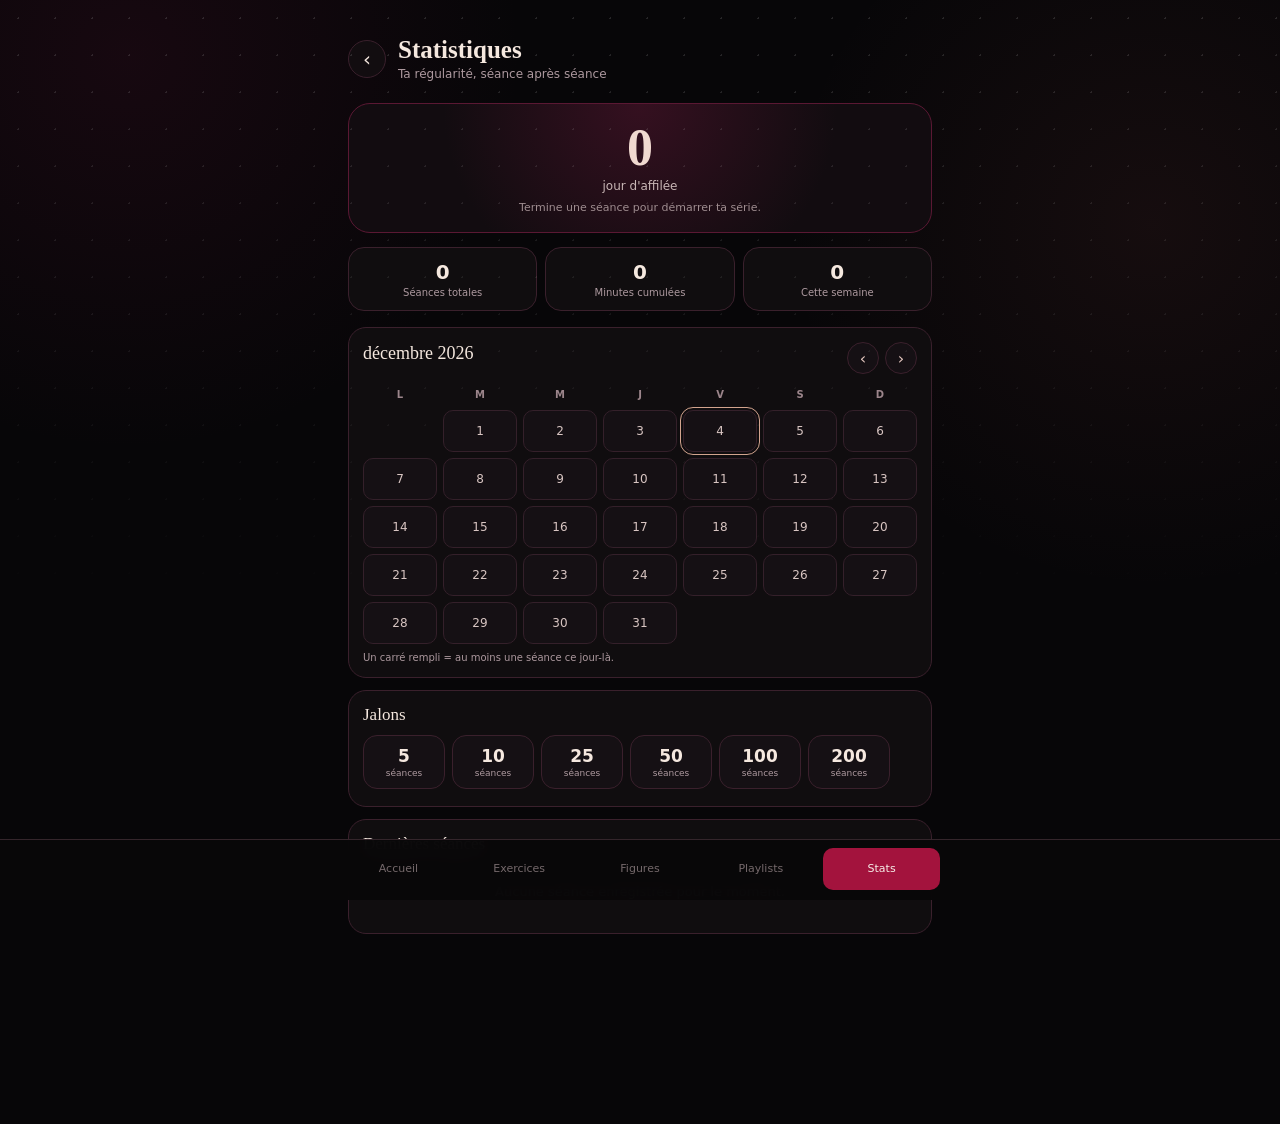
<file: pole-bend-witchy/stats.html>
<!doctype html>
<html lang="fr">
<head>
<meta charset="utf-8">
<meta name="viewport" content="width=device-width, initial-scale=1, viewport-fit=cover">
<meta name="theme-color" content="#090809">

<link rel="icon" href="assets/accueil.jpg">
<link rel="apple-touch-icon" href="assets/accueil.jpg">
<link rel="manifest" href="manifest.json">

<title>Statistiques — Pole et Moi</title>

<link rel="stylesheet" href="css/style.css">

<style>
  .statsPage{max-width:620px;margin:auto;padding:18px 18px 100px}
  .empty{opacity:.55;padding:20px 0;text-align:center;font-size:13px}
</style>
</head>

<body>

<div class="statsPage">

  <div class="pageHead">
    <button class="back" onclick="location.href='index.html'">‹</button>
    <div>
      <h1 class="pageTitle">Statistiques</h1>
      <div class="pageSub">Ta régularité, séance après séance</div>
    </div>
  </div>


  <div class="streakHero">
    <div class="streakNumber" id="streakNumber">0</div>
    <div class="streakLabel" id="streakLabel">jour d'affilée</div>
    <div class="streakSub" id="streakSub"></div>
  </div>


  <div class="statGrid">
    <div class="statCard">
      <div class="statValue" id="statTotal">0</div>
      <div class="statLabel">Séances totales</div>
    </div>
    <div class="statCard">
      <div class="statValue" id="statMinutes">0</div>
      <div class="statLabel">Minutes cumulées</div>
    </div>
    <div class="statCard">
      <div class="statValue" id="statWeek">0</div>
      <div class="statLabel">Cette semaine</div>
    </div>
  </div>


  <div class="trackPanel">
    <div class="trackPanelHead">
      <div class="trackPanelTitle calendarTitle" id="calendarTitle">Ce mois-ci</div>
      <div class="monthBtns">
        <button class="monthBtn" onclick="changeMonth(-1)">‹</button>
        <button class="monthBtn" onclick="changeMonth(1)">›</button>
      </div>
    </div>

    <div class="calendar" id="calendar"></div>

    <div class="calendarLegend">
      Un carré rempli = au moins une séance ce jour-là.
    </div>
  </div>


  <div class="trackPanel">
    <div class="trackPanelHead">
      <div class="trackPanelTitle">Jalons</div>
    </div>
    <div class="milestones" id="milestones"></div>
  </div>


  <div class="trackPanel">
    <div class="trackPanelHead">
      <div class="trackPanelTitle">Dernières séances</div>
    </div>
    <div class="sessionLog" id="sessionLog"></div>
  </div>

</div>

<script src="data/programs.js"></script>
<script src="js/store.js"></script>
<script>

const PROGRAM_LABELS = { renfo: "Renfo", jambes: "Souplesse jambes", bras: "Souplesse bras" };
const PROGRAM_MINUTES = { renfo: 45, jambes: 20, bras: 20 };
const MILESTONE_STEPS = [5, 10, 25, 50, 100, 200];

let viewMonth = new Date();
viewMonth.setDate(1);


function todayKey() {
  return new Date().toISOString().slice(0, 10);
}


function dateKey(d) {
  return d.toISOString().slice(0, 10);
}


function computeStreak(log) {

  const days = new Set(log.map(e => e.date));
  let streak = 0;
  let cursor = new Date();

  // si rien fait aujourd'hui, on regarde quand même hier pour ne pas
  // casser une série en cours avant la séance du jour
  if (!days.has(dateKey(cursor)) ) {
    cursor.setDate(cursor.getDate() - 1);
  }

  while (days.has(dateKey(cursor))) {
    streak++;
    cursor.setDate(cursor.getDate() - 1);
  }

  return streak;

}


function renderStats() {

  const log = getSessionLog();

  const streak = computeStreak(log);
  document.getElementById("streakNumber").textContent = streak;
  document.getElementById("streakLabel").textContent =
    streak > 1 ? "jours d'affilée" : "jour d'affilée";
  document.getElementById("streakSub").textContent =
    log.length
    ? "Continue comme ça ✨"
    : "Termine une séance pour démarrer ta série.";

  document.getElementById("statTotal").textContent = log.length;

  const totalMinutes = log.reduce(
    (sum, e) => sum + (PROGRAM_MINUTES[e.program] || 0), 0
  );
  document.getElementById("statMinutes").textContent = totalMinutes;

  const weekAgo = new Date();
  weekAgo.setDate(weekAgo.getDate() - 6);
  const weekCount = log.filter(e => new Date(e.date) >= weekAgo).length;
  document.getElementById("statWeek").textContent = weekCount;

  renderCalendar(log);
  renderMilestones(log.length);
  renderLog(log);

}


function renderCalendar(log) {

  const days = new Set(log.map(e => e.date));

  const year = viewMonth.getFullYear();
  const month = viewMonth.getMonth();

  document.getElementById("calendarTitle").textContent =
    viewMonth.toLocaleDateString("fr-FR", { month: "long", year: "numeric" });

  const firstDay = new Date(year, month, 1);
  const startOffset = (firstDay.getDay() + 6) % 7; // lundi = 0
  const daysInMonth = new Date(year, month + 1, 0).getDate();

  const dow = ["L", "M", "M", "J", "V", "S", "D"];
  let html = dow.map(d => `<div class="calDow">${d}</div>`).join("");

  for (let i = 0; i < startOffset; i++) {
    html += `<div class="calEmpty"></div>`;
  }

  for (let day = 1; day <= daysInMonth; day++) {
    const d = new Date(year, month, day);
    const key = dateKey(d);
    const isActive = days.has(key);
    const isToday = key === todayKey();

    html += `
      <button
        type="button"
        class="calDay ${isActive ? "active" : ""} ${isToday ? "today" : ""}">
        ${day}
      </button>
    `;
  }

  document.getElementById("calendar").innerHTML = html;

}


function changeMonth(delta) {
  viewMonth.setMonth(viewMonth.getMonth() + delta);
  renderCalendar(getSessionLog());
}


function renderMilestones(total) {

  document.getElementById("milestones").innerHTML =
    MILESTONE_STEPS.map(step => `
      <div class="milestone ${total >= step ? "done" : ""}">
        <div class="milestoneNum">${step}</div>
        <div class="milestoneText">séances</div>
      </div>
    `).join("");

}


function renderLog(log) {

  const container = document.getElementById("sessionLog");

  if (!log.length) {
    container.innerHTML =
      `<div class="empty">Aucune séance enregistrée pour le moment.</div>`;
    return;
  }

  const recent = [...log].reverse().slice(0, 10);

  container.innerHTML = recent.map(entry => {
    const d = new Date(entry.date);
    const label = d.toLocaleDateString("fr-FR", { day: "numeric", month: "short" });
    return `
      <div class="logRow">
        <span class="logDate">${label}</span>
        <span class="logProg">${PROGRAM_LABELS[entry.program] || entry.program}</span>
      </div>
    `;
  }).join("");

}


renderStats();

</script>

<script src="js/navigation.js"></script>

</body>
</html>
</file>
<file: pole-bend-witchy/css/style.css>
/* Witchy redesign */
:root{--black:#070608;--panel:#140e12;--cream:#f5e8df;--muted:#ad999f;--rose:#d52f63;--rose2:#ef5f88;--line:#3a202c;--gold:#c9a07d}
*{box-sizing:border-box}html,body{margin:0;min-height:100%;background:radial-gradient(circle at 10% 5%,rgba(106,20,58,.16),transparent 25%),radial-gradient(circle at 90% 20%,rgba(197,93,91,.08),transparent 25%),var(--black);color:var(--cream);font-family:Inter,system-ui,-apple-system,BlinkMacSystemFont,"Segoe UI",sans-serif}
body:before{content:"";position:fixed;inset:0;pointer-events:none;opacity:.13;background-image:radial-gradient(#fff 1px,transparent 1px);background-size:37px 37px;mask-image:linear-gradient(to bottom,black,transparent 72%)}
button{font:inherit;color:inherit}button:focus-visible{outline:2px solid var(--rose2);outline-offset:3px}
.app{max-width:620px;margin:auto;min-height:100vh;padding:0 18px 92px}.serif,.brand,.pageTitle,.menuTitle,.trackPanelTitle,.sessionTitle{font-family:Georgia,"Times New Roman",serif}
.top{padding:28px 4px 10px;text-align:center}.brand{font-size:31px;font-weight:700;letter-spacing:-.6px}.kicker{font-size:10px;letter-spacing:3.2px;text-transform:uppercase;color:#c8b4ad;margin-top:5px}.divider{display:flex;align-items:center;gap:10px;justify-content:center;margin:12px 0 4px;color:var(--gold)}.divider:before,.divider:after{content:"";height:1px;background:linear-gradient(90deg,transparent,var(--gold));width:64px}.divider:after{transform:scaleX(-1)}.star{font-size:13px;color:var(--rose2)}
.hero{min-height:330px;display:grid;place-items:center;position:relative;overflow:hidden;border-radius:28px;border:1px solid #4a2332;background:linear-gradient(145deg,#170b11,#080708 70%);box-shadow:0 18px 45px rgba(0,0,0,.42)}.hero:after{content:"✦  ☾  ✧";position:absolute;top:14px;right:18px;color:#c58d88;font-size:12px;letter-spacing:8px}.homeHeroImg{position:absolute;width:100%;height:100%;object-fit:cover;object-position:center;filter:saturate(.82) contrast(1.04)}.hero:before{content:"";position:absolute;inset:0;z-index:1;background:linear-gradient(to top,rgba(7,6,8,.68),transparent 55%,rgba(30,7,18,.12))}
.heroCopy{position:relative;text-align:center;padding:17px 8px 18px}.heroCopy h2{font-size:21px;font-weight:500;margin:0}.heroCopy p{color:var(--muted);font-size:13px;margin:7px 0 20px}
.menu{display:grid;gap:12px}.menuCard{display:grid;grid-template-columns:56px 1fr 24px;align-items:center;gap:14px;padding:14px 15px;border:1px solid var(--line);border-radius:20px;background:linear-gradient(120deg,#170f14,#0e0b0d);cursor:pointer;text-align:left;transition:.18s}.menuCard:hover{transform:translateY(-1px);border-color:#74344b}.menuCard.primary{border-color:#7d2041;background:linear-gradient(120deg,#2a0c19,#110a0f)}.menuCard.brown{border-color:#573a35}.menuIcon{width:56px;height:56px;border-radius:17px;background:radial-gradient(circle at 50% 25%,#32101f,#0a090a 72%);display:grid;place-items:center;border:1px solid #4a2734;color:var(--rose2)}.menuIcon svg{width:45px;height:45px}.chev{font-size:25px;color:#d89a8b;text-align:center}
.bottom{position:fixed;bottom:0;left:0;right:0;background:rgba(7,6,8,.94);border-top:1px solid var(--line);backdrop-filter:blur(15px);z-index:8}.bottomIn{max-width:620px;margin:auto;display:flex;justify-content:space-around;padding:9px 10px 10px}.navBtn{border:0;background:none;color:#75696f;font-size:11px;display:grid;gap:3px;justify-items:center;cursor:pointer}.navBtn span{font-size:20px}.navBtn.active{color:var(--rose2)}
.view{display:none}.view.show{display:block}.pageHead{display:flex;align-items:center;gap:12px;padding:18px 0 10px}.back{width:38px;height:38px;border-radius:50%;border:1px solid var(--line);background:#120d10;cursor:pointer;font-size:20px}.pageTitle{font-size:25px;margin:0}.pageSub{color:var(--muted);font-size:12px;margin-top:3px}
.routineHero{text-align:center;padding:8px 0 16px}.ritualOrb{height:220px;position:relative;display:grid;place-items:center;margin:0 auto 4px;max-width:340px}.ritualOrb:before{content:"";width:170px;height:170px;border-radius:50%;background:radial-gradient(circle at 35% 30%,#5a1731,#250d1d 55%,#0e0a0d 72%);box-shadow:0 0 70px rgba(154,27,77,.24),inset 0 0 35px rgba(255,180,170,.05)}.moonGlyph{position:absolute;font-family:Georgia,serif;font-size:90px;line-height:1;color:#e9d7cd;transform:rotate(-18deg);z-index:2}.orbit{position:absolute;border:1px solid rgba(201,160,125,.42);border-radius:50%}.orbit1{width:245px;height:80px;transform:rotate(-20deg)}.orbit2{width:280px;height:125px;transform:rotate(30deg)}.spark{position:absolute;color:var(--rose2);font-size:17px}.s1{left:20%;top:28%}.s2{right:20%;bottom:24%}.routineHero h2{font-size:23px;font-weight:500;margin:0}.routineHero p{color:var(--muted);font-size:13px;margin:6px 0 14px}
.startBtn{width:100%;border:0;border-radius:999px;background:linear-gradient(90deg,#a91442,#d52f63);padding:14px 18px;font-weight:850;cursor:pointer;box-shadow:0 8px 24px rgba(169,20,66,.2)}.startBtn:hover{background:linear-gradient(90deg,#c01d50,#ef5f88)}
.progress{margin:16px 0 13px}.progressline{display:flex;justify-content:space-between;font-size:11px;color:var(--muted);margin-bottom:6px}.bar{height:6px;background:#302027;border-radius:99px;overflow:hidden}.fill{height:100%;background:linear-gradient(90deg,#8e153b,#e34b76);width:0}
.list{display:grid;gap:9px}.section{margin-top:16px}.sectionTitle{font-size:12px;color:#d69a82;letter-spacing:.4px;margin:0 4px 8px}.exercise{display:grid;grid-template-columns:58px 1fr 22px;gap:11px;align-items:center;padding:10px 11px;border:1px solid var(--line);border-radius:16px;background:#100d10;cursor:pointer}.exercise:hover{border-color:#6a3044}.thumb{width:58px;height:58px;border-radius:14px;background:#090809;display:grid;place-items:center;overflow:hidden;border:1px solid #32202a}.thumb img{width:100%;height:100%;object-fit:cover}.exercisePhoto{width:100%;height:100%;object-fit:cover;display:block}.bigill{height:330px;display:grid;place-items:center;background:#100c0f;border-radius:22px;margin:10px 0;overflow:hidden;border:1px solid #442330}.bigill img{width:100%;height:100%;object-fit:cover}.sessionVisual{height:330px;display:grid;place-items:center;margin-top:5px;border-radius:22px;overflow:hidden;background:#100c0f;border:1px solid #442330}.sessionVisual img{width:100%;height:100%;object-fit:cover}.galleryImg{height:170px;overflow:hidden;background:#100c0f}.galleryImg img{width:100%;height:100%;object-fit:cover}.name{font-size:13px;font-weight:800;line-height:1.15}.meta{font-size:11px;color:var(--muted);margin-top:3px}.check{width:19px;height:19px;accent-color:var(--rose);cursor:pointer}
.hiddenList{display:none}.hiddenList.show{display:block}.toggleExercises{margin-top:12px;width:100%;border:1px solid var(--line);background:#110d10;border-radius:999px;padding:11px;color:#c9b7b6;cursor:pointer}.quote{text-align:center;color:#a87864;font-family:Georgia,serif;font-style:italic;font-size:13px;margin:28px 0 4px}
.streakHero{margin:12px 0 14px;padding:18px;border:1px solid #5a1833;border-radius:22px;background:radial-gradient(circle at 50% 0,#351020,#120c10 62%);text-align:center}.streakNumber{font-family:Georgia,serif;font-size:52px;line-height:1;font-weight:700;color:#f0d9d0}.streakLabel{font-size:12px;color:#c9b7b6;margin-top:5px}.streakSub{font-size:11px;color:#9f8d90;margin-top:8px}.statGrid{display:grid;grid-template-columns:repeat(3,1fr);gap:8px;margin:10px 0 16px}.statCard{border:1px solid var(--line);border-radius:16px;background:#100d0f;padding:12px 8px;text-align:center}.statValue{font-size:20px;font-weight:850}.statLabel{font-size:10px;color:var(--muted);margin-top:3px}
.trackPanel{border:1px solid var(--line);border-radius:18px;background:#100d0f;padding:14px;margin-bottom:12px}.trackPanelHead{display:flex;justify-content:space-between;align-items:center;gap:8px;margin-bottom:10px}.trackPanelTitle{font-size:17px}.monthBtns{display:flex;gap:6px}.monthBtn{width:32px;height:32px;border-radius:50%;border:1px solid var(--line);background:#151014;cursor:pointer}.weekGrid{display:grid;grid-template-columns:repeat(12,1fr);gap:4px;margin-top:10px}.weekCell{height:18px;border-radius:4px;background:#1b1418;border:1px solid #24191e}.weekCell.l1{background:#4a1730}.weekCell.l2{background:#7b1c40}.weekCell.l3{background:#a3133d}.weekCell.l4{background:#cf315d}.calendarLegend{font-size:10px;color:var(--muted);margin-top:8px}.sessionLog{display:grid;gap:7px}.logRow{display:flex;justify-content:space-between;gap:8px;padding:9px 10px;border-radius:12px;background:#151014;border:1px solid var(--line);font-size:11px}.logDate{color:#d7c5c2}.logProg{color:#a78f92;text-align:right}.milestones{display:flex;gap:7px;overflow:auto;padding-bottom:3px}.milestone{min-width:82px;padding:10px 8px;border-radius:14px;border:1px solid var(--line);background:#151014;text-align:center}.milestone.done{border-color:#7b1c40;background:#24101a}.milestoneNum{font-weight:900;font-size:17px}.milestoneText{font-size:9px;color:var(--muted);margin-top:2px}
.modal{position:fixed;inset:0;background:rgba(0,0,0,.74);display:none;align-items:flex-end;justify-content:center;z-index:20}.modal.show{display:flex}.sheet{width:min(620px,100%);max-height:92vh;overflow:auto;background:#0d090c;border:1px solid var(--line);border-radius:26px 26px 0 0;padding:18px}.sheetHead{display:flex;justify-content:space-between;gap:12px}.close{width:36px;height:36px;border-radius:50%;border:1px solid var(--line);background:#151014;font-size:22px;cursor:pointer}.instructions{color:#d5c5c5;font-size:13px;line-height:1.55}.timerbox{margin-top:12px;padding:14px;border:1px solid var(--line);border-radius:18px;background:#130d11}.timerdisplay{font-family:Georgia,serif;font-size:42px;text-align:center;margin:8px 0}.timerbar{height:6px;background:#2b2025;border-radius:99px;overflow:hidden}.timerfill{height:100%;background:var(--rose);width:100%}.timeractions{display:flex;gap:8px;margin-top:10px}.timeractions .startBtn{flex:1}.secondary{border:1px solid var(--line);background:#120e10;border-radius:999px;padding:11px 14px;cursor:pointer}
.session{position:fixed;inset:0;background:radial-gradient(circle at 50% 15%,#28101b,#070608 55%);display:none;z-index:30;overflow:auto}.session.show{display:block}.sessionIn{max-width:620px;margin:auto;padding:18px 18px 30px;min-height:100vh;display:flex;flex-direction:column}.sessionTop{display:flex;justify-content:space-between;align-items:center}.sessionCount{font-size:12px;color:var(--muted)}.sessionTitle{text-align:center;font-size:24px;margin:16px 0 4px}.sessionMeta{text-align:center;color:var(--muted);font-size:12px}.ring{width:170px;height:170px;border-radius:50%;margin:20px auto;display:grid;place-items:center;background:conic-gradient(var(--rose) 0deg,#34252b 0deg);position:relative}.ring:after{content:"";position:absolute;inset:10px;border-radius:50%;background:#0b080a}.ring span{position:relative;z-index:1;font-family:Georgia,serif;font-size:36px}.sessionActions{display:grid;grid-template-columns:1fr 1.15fr 1fr;gap:8px}.sessionActions .startBtn{padding:12px 8px}.sessionNote{margin-top:14px;border:1px solid var(--line);border-radius:16px;padding:13px;color:#b9a9ad;font-size:12px;line-height:1.5;background:#110d10}
.galleryTitle{font-family:Georgia,serif;font-size:20px;margin:22px 0 10px}.gallery{display:grid;grid-template-columns:repeat(2,1fr);gap:10px}.galleryCard{border:1px solid var(--line);border-radius:16px;overflow:hidden;background:#100d10;text-align:left;padding:0;cursor:pointer}.galleryText{padding:9px}.galleryName{font-size:12px;font-weight:800;line-height:1.2}.galleryMeta{font-size:10px;color:var(--muted);margin-top:4px}
@media(max-width:420px){.app{padding-left:14px;padding-right:14px}.brand{font-size:28px}.hero{min-height:300px}.sessionActions{grid-template-columns:1fr 1fr}.sessionActions .startBtn{grid-column:1/-1;grid-row:1}.sessionActions .secondary{grid-row:2}.galleryImg{height:145px}}


/* --- Utilisable sans aucune image --- */
.photoFrame{width:100%;height:100%;position:relative;overflow:hidden;background:radial-gradient(circle at 50% 30%,#2b101c,#0c090b 72%);display:grid;place-items:center}
.photoFrame img{width:100%;height:100%;object-fit:cover;display:block}
.photoPlaceholder{position:absolute;inset:0;display:grid;place-items:center;align-content:center;gap:6px;color:#8e737b;font-size:10px;letter-spacing:1.8px;text-align:center;border:1px dashed #5a2a3b;background:radial-gradient(circle at 50% 35%,rgba(125,29,62,.25),transparent 55%)}
.photoPlaceholder strong{font-size:14px;color:#d5b0ae;letter-spacing:.5px}.placeholderMoon{font:42px Georgia;color:#c58d88;margin-bottom:3px}
.thumbPhoto{border-radius:13px}.thumbPhoto .photoPlaceholder{font-size:0;border:0}.thumbPhoto .photoPlaceholder strong{font-size:9px;color:#a98a91}.thumbPhoto .placeholderMoon{font-size:24px}
.detailPhoto{height:100%}.sessionPhoto{height:100%}.galleryPhoto{height:100%}
.heroPlaceholder{position:absolute;inset:0;display:grid;place-items:center;align-content:center;gap:7px;background:radial-gradient(circle at 50% 35%,#421125,#100a0e 65%);color:#d9b4b0;text-align:center}.heroPlaceholder span{font:74px Georgia}.heroPlaceholder small{color:#8f777e}
.witchIcon{font:29px Georgia;color:#e15a7f;text-shadow:0 0 16px rgba(213,47,99,.5)}
.sessionMuscle{width:min(430px,100%);margin:12px auto 0;padding:10px 14px;border:1px solid #4b2634;border-radius:15px;background:#120d10;display:flex;justify-content:space-between;gap:12px;align-items:center}.sessionMuscle span{font-size:10px;color:#9c858b;text-transform:uppercase;letter-spacing:1.1px}.sessionMuscle strong{font-size:11px;color:#e0c4c0;text-align:right;font-weight:700}.muscleBox{margin-top:12px;padding:11px 12px;border:1px solid #4b2634;border-radius:14px;background:#120d10;display:grid;gap:4px}.muscleBox span{font-size:10px;color:#9c858b;text-transform:uppercase;letter-spacing:1px}.muscleBox strong{font-size:12px;color:#e0c4c0}

/* Calendrier : grille réelle de 7 colonnes */
.calendarTitle{font-family:Georgia,serif;font-size:18px;margin:0 0 9px}.calendar{display:grid;grid-template-columns:repeat(7,minmax(0,1fr));gap:6px;width:100%}.calDow{height:20px;display:grid;place-items:center;font-size:10px;color:#9c858b;font-weight:700}.calEmpty{min-height:42px}.calDay{min-width:0;height:42px;border:1px solid #34202a;border-radius:10px;background:#151014;color:#d8c5c2;display:grid;place-items:center;position:relative;cursor:pointer;padding:0;font-size:12px}.calDay:hover{border-color:#8a3150}.calDay.active{background:linear-gradient(145deg,#681530,#3a0e20);border-color:#9c3154;color:#fff1ed;box-shadow:inset 0 0 14px rgba(213,47,99,.16)}.calDay.today{outline:1px solid #d2a48e;outline-offset:2px}.calDay i{position:absolute;right:4px;bottom:2px;font-size:7px;color:#f17a98;font-style:normal}.monthBtns .monthBtn{color:#e6c9c1}
.weekGrid{grid-template-columns:repeat(12,minmax(0,1fr));grid-auto-rows:18px}.weekCell{height:18px}

@media(max-width:420px){.calendar{gap:4px}.calDay{height:38px}.calEmpty{min-height:38px}.sessionMuscle{align-items:flex-start}.sessionMuscle strong{max-width:60%}}

/* Correction boutons Gestion / Figures */
button,
button.tab,
.tabs button,
.tab {
  -webkit-appearance: none;
  appearance: none;
}

.tabs button,
.tab {
  background: #120d10;
  color: #f6eee8;
  border: 1px solid #34252b;
}

.tabs button.active,
.tab.active {
  background: #a3133d;
  color: #ffffff;
  border-color: #a3133d;
}

.tabs button:focus,
.tab:focus {
  outline: none;
}

.tabs button:focus-visible,
.tab:focus-visible {
  outline: 2px solid #cf315d;
  outline-offset: 2px;
}
</file>
